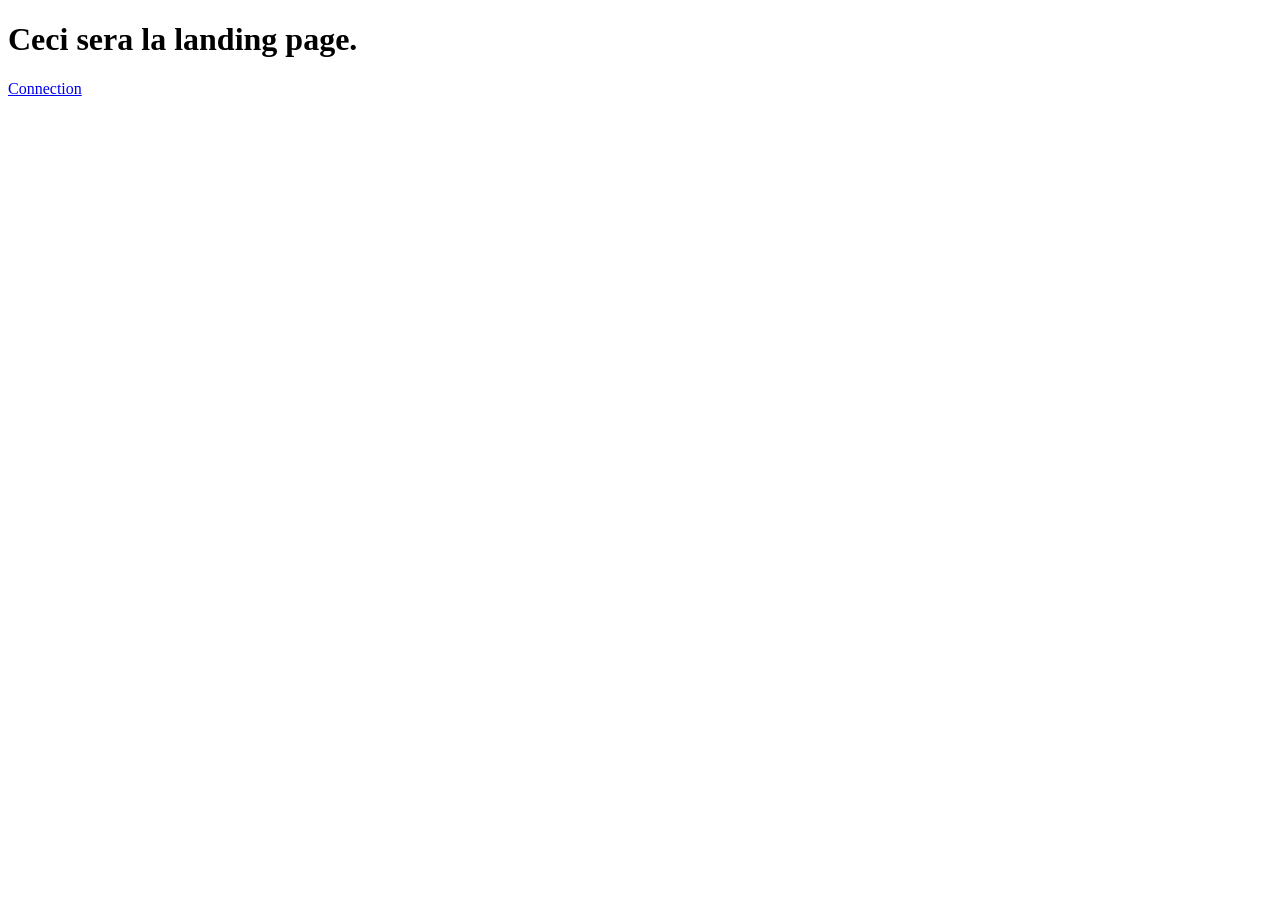
<file: frontend-gabin-samia/target/frontend-gabin-samia-1.0-SNAPSHOT/index.html>
<!DOCTYPE html>
<html>
    <head>
        <title>Start Page</title>
        <meta http-equiv="Content-Type" content="text/html; charset=UTF-8">
    </head>
    <body>
        <h1>Ceci sera la landing page.</h1>
        <a href="./connection.html">Connection</a>
    </body>
</html>
</file>
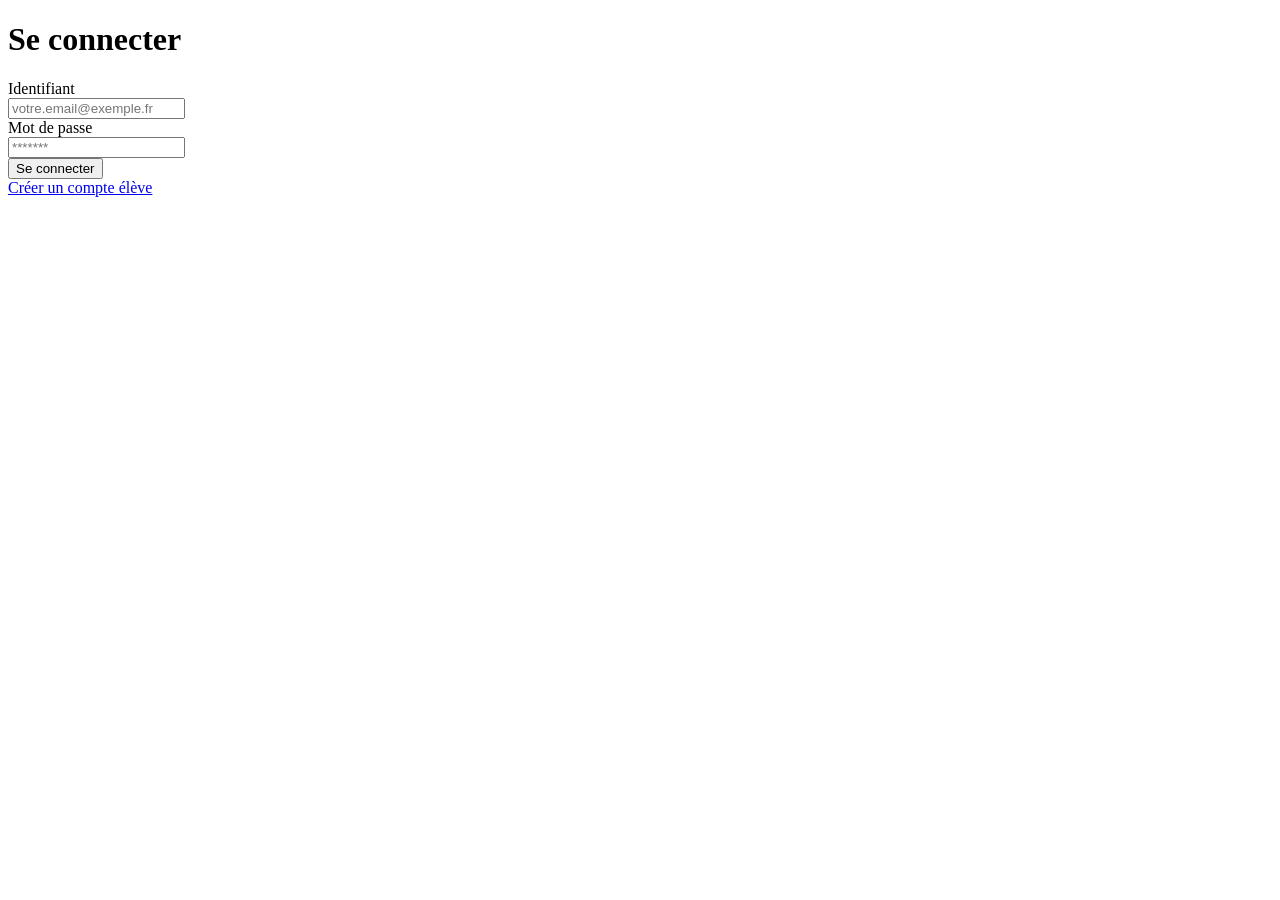
<file: frontend-gabin-samia/target/frontend-gabin-samia-1.0-SNAPSHOT/connexion.html>
<!DOCTYPE html>
<html>
    <head>
        <title>Se connecter</title>
        <meta charset="UTF-8">
        <meta name="viewport" content="width=device-width, initial-scale=1.0">
    </head>
    <body>
        <h1>Se connecter</h1>
        
        <label>Identifiant</label><br/>
        <input id="input-identifiant" placeholder="votre.email@exemple.fr"/><br/>
        
        <label>Mot de passe</label><br/>
        <input type="password" id="input-motdepasse" placeholder="*******"/>
        
        <br/>
        
        <button id="button-seconnecter">Se connecter</button>        
        <br/>
        <a href="./inscription.html">Créer un compte élève</a>

        <script>
            function initPage() {
                document.getElementById("button-seconnecter").addEventListener("click", onButtonClicked);
            };
            
            async function onButtonClicked() {
                let url = './ActionServlet?todo=authentifier'; 
                
                const identifiant = document.getElementById("input-identifiant").value;
                const motdepasse = document.getElementById("input-motdepasse").value;
                
                const params = {
                    identifiant,
                    motdepasse
                };
                
                let jsonResponse = await fetch(url, 
                { 
                    method: 'POST',
                    body: new URLSearchParams(params)
                })
                        .then(
                            function(httpResponse) {
                                return httpResponse.json();
                            }
                        )
                        .catch(
                            function(error) {
                                console.log(error);
                                return null;
                            }
                        );
                console.log(jsonResponse);
                if (jsonResponse) {
                    if (jsonResponse["type"] === "intervenant") {
                        document.location.href = "./dashboard-intervenants.html";
                    } else if (jsonResponse["type"] === "eleve")
                    {
                        document.location.href = "./nouvelle-demande.html";
                    }
                    else 
                    {
                        alert("Identifiant et/ou mot de passe incorrect.");
                    }
                }
            }
            window.onload = initPage;
        </script>
    </body>
</html>
</file>
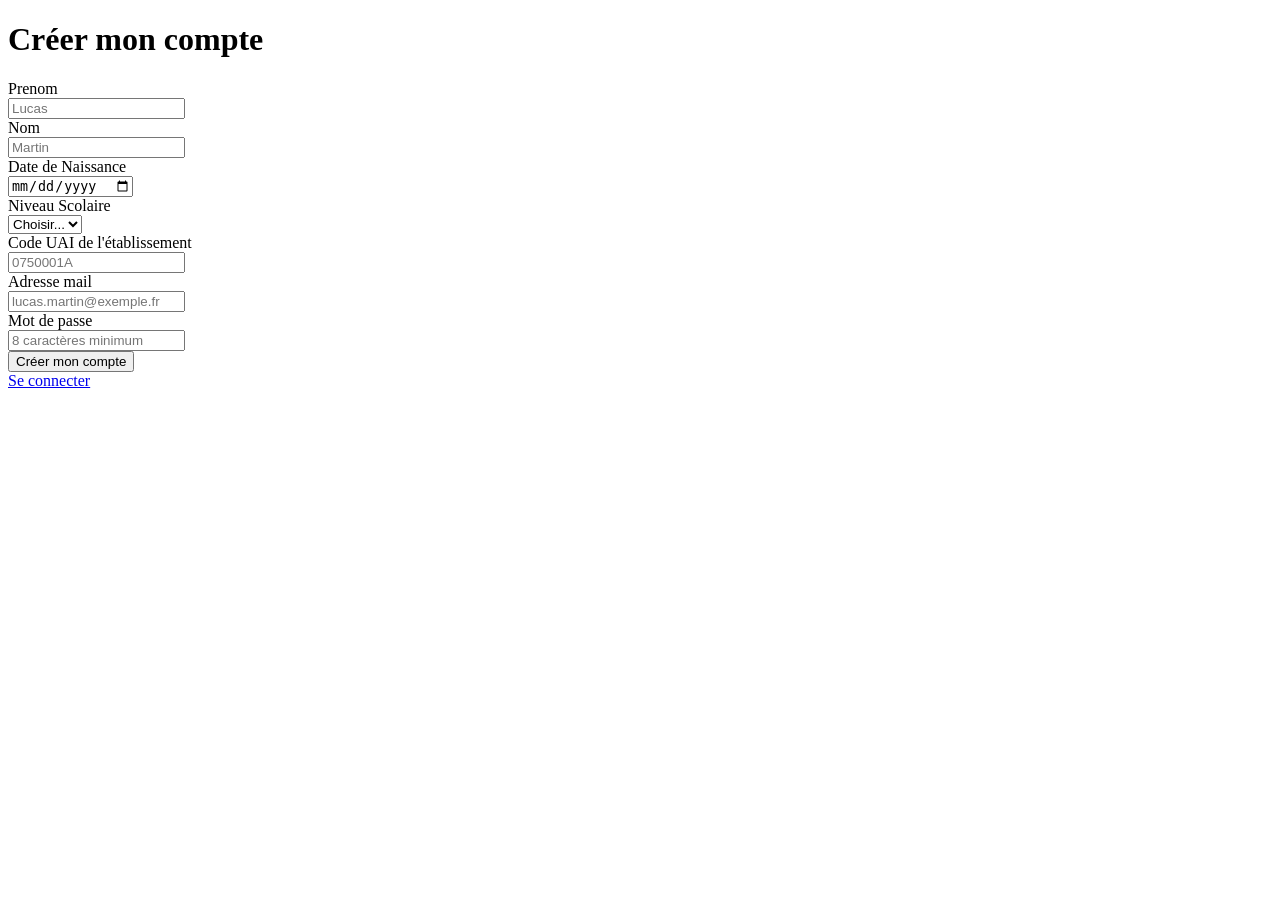
<file: frontend-gabin-samia/target/frontend-gabin-samia-1.0-SNAPSHOT/inscription.html>
<!DOCTYPE html>
<html>
    <head>
        <title>Créer mon compte</title>
        <meta charset="UTF-8">
        <meta name="viewport" content="width=device-width, initial-scale=1.0">
    </head>
    <body>
        <h1>Créer mon compte</h1>
        
        <label>Prenom</label><br/>
        <input id="input-prenom" placeholder="Lucas"/><br/>
        
        <label>Nom</label><br/>
        <input id="input-nom" placeholder="Martin"/><br/>
        
        <label>Date de Naissance</label><br/>
        <input type= "date" id="input-datedenaissance"/><br/>
        
        <label>Niveau Scolaire</label><br/>
        <select id = "select-niveau">
            <option value ="">Choisir...</option>
            <option value ="6">6ème</option>
            <option value ="5">5ème</option>
            <option value ="4">4ème</option>
            <option value ="3">3ème</option>
        </select><br/>
        
        <label>Code UAI de l'établissement</label><br/>
        <input id="input-uai" placeholder="0750001A"/><br/>
        
        <label>Adresse mail</label><br/>
        <input id="input-email" placeholder="lucas.martin@exemple.fr"/><br/>
        
        <label>Mot de passe</label><br/>
        <input type="password" id="input-motdepasse" placeholder="8 caractères minimum"/>
        
        <br/>
        
        <button id="button-creermoncompte">Créer mon compte</button>        
        <br/>
        <a href="./connexion.html">Se connecter</a>

        <script>
            function initPage() {
                document.getElementById("button-creermoncompte").addEventListener("click", onButtonClicked);
            };
            
            async function onButtonClicked() {
                
                // INSCRIPTION
                
                let url = './ActionServlet?todo=inscrire-eleve'; 
                
                const prenom = document.getElementById("input-prenom").value;
                const nom = document.getElementById("input-nom").value;
                const datedenaissance = document.getElementById("input-datedenaissance").value;
                const niveauscolaire = document.getElementById("select-niveau").value;
                const uai = document.getElementById("input-uai").value;
                const email = document.getElementById("input-email").value;
                const motdepasse = document.getElementById("input-motdepasse").value;
                
               
                const params = {
                    prenom,
                    nom,
                    datedenaissance,
                    niveauscolaire,
                    uai,
                    email,
                    motdepasse
                };
                
                let jsonResponse = await fetch(url, 
                { 
                    method: 'POST',
                    body: new URLSearchParams(params)
                })
                        .then(
                            function(httpResponse) {
                                return httpResponse.json();
                            }
                        )
                        .catch(
                            function(error) {
                                console.log(error);
                                return null;
                            }
                        );
                console.log("Réponse de l'inscription : " + jsonResponse);
                if (jsonResponse && jsonResponse["success"]) {
                    // CONNECTION/AUTHENTIFICATION
                    
                    let url = './ActionServlet?todo=authentifier'; 
                    const params = {
                        identifiant: email,
                        motdepasse
                    };
                    let jsonResponse = await fetch(url, 
                    { 
                        method: 'POST',
                        body: new URLSearchParams(params)
                    })
                    .then(
                        function(httpResponse) {
                            return httpResponse.json();
                        }
                    )
                    .catch(
                        function(error) {
                            console.log(error);
                            return null;
                        }
                    );
                    console.log("Réponse de l'authentification : " + jsonResponse);
                    
                    if (jsonResponse && jsonResponse["type"] === "eleve")
                    {
                        // On a bien connecté l'élève qui vient de s'inscrire
                        document.location.href = "./nouvelle-demande.html";
                    }
                    else 
                    {
                        alert("Il y a eu un problème");
                    }
                }
                else 
                {
                    alert("Il y a eu un problème");
                }
            }
            window.onload = initPage;
        </script>
    </body>
</html>
</file>
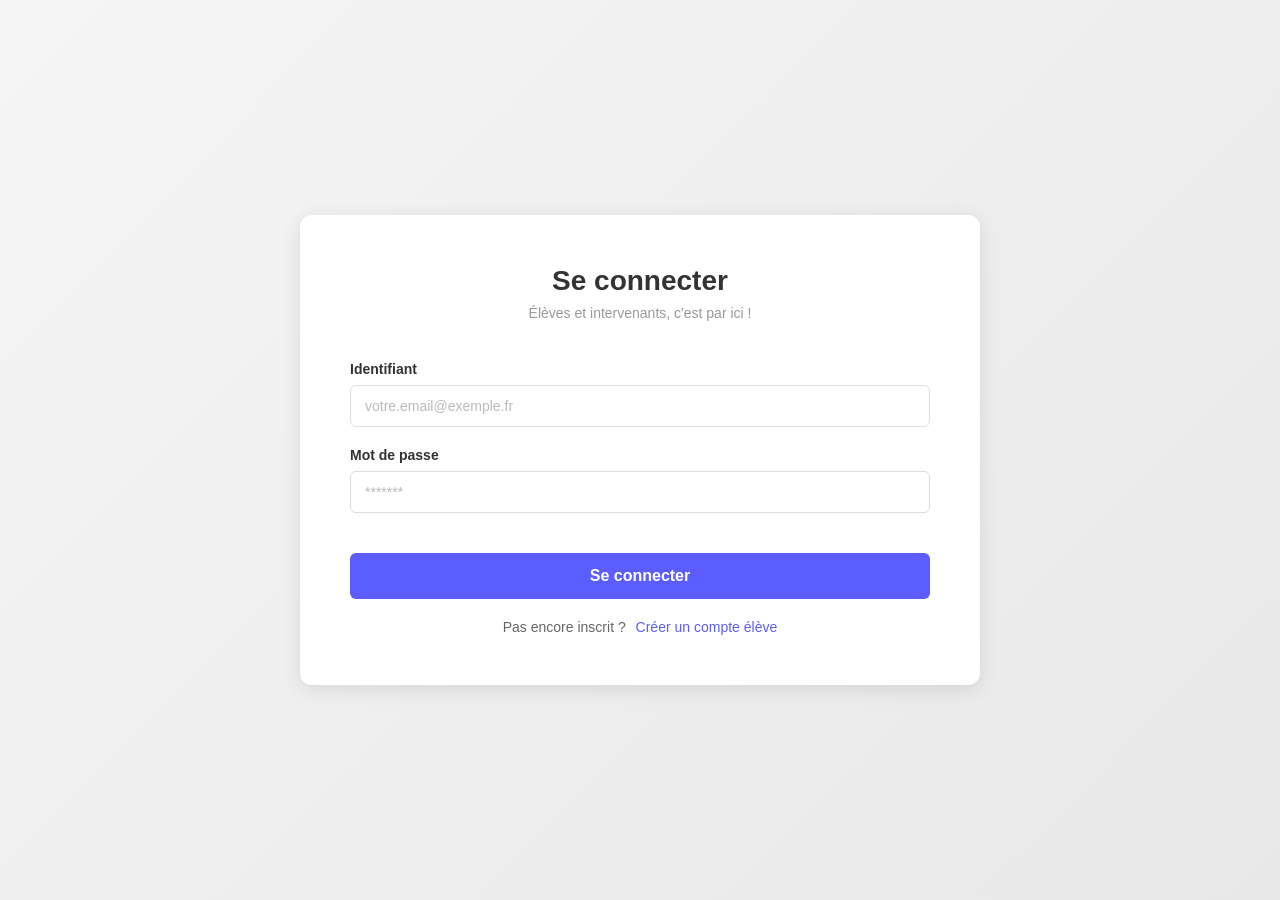
<file: frontend-gabin-samia/src/main/webapp/connexion.html>
<!DOCTYPE html>
<html>
    <head>
        <title>Se connecter</title>
        <meta charset="UTF-8">
        <meta name="viewport" content="width=device-width, initial-scale=1.0">
        <link rel="stylesheet" href="styles.css">
    </head>
    <body>
        <div class="container surface">
            <div class="form-header">
                <h1>Se connecter</h1>
                <p>Élèves et intervenants, c'est par ici !</p>
            </div>

            <div class="form-group">
                <label>Identifiant</label>
                <input id="input-identifiant" placeholder="votre.email@exemple.fr"/>
            </div>
            
            <div class="form-group">
                <label>Mot de passe</label>
                <input type="password" id="input-motdepasse" placeholder="*******"/>
            </div>

            <button id="button-seconnecter">Se connecter</button>

            <div class="form-footer">
                Pas encore inscrit ? <a href="./inscription.html">Créer un compte élève</a>
            </div>
        </div>

        <script>
            function initPage() {
                document.getElementById("button-seconnecter").addEventListener("click", onButtonClicked);
            };
            
            async function onButtonClicked() {
                let url = './ActionServlet?todo=authentifier'; 
                
                const identifiant = document.getElementById("input-identifiant").value;
                const motdepasse = document.getElementById("input-motdepasse").value;
                
                const params = {
                    identifiant,
                    motdepasse
                };
                
                let jsonResponse = await fetch(url, 
                { 
                    method: 'POST',
                    body: new URLSearchParams(params)
                })
                        .then(
                            function(httpResponse) {
                                return httpResponse.json();
                            }
                        )
                        .catch(
                            function(error) {
                                console.log(error);
                                return null;
                            }
                        );
                console.log(jsonResponse);
                if (jsonResponse) {
                    if (jsonResponse["type"] === "intervenant") {
                        document.location.href = "./dashboard-intervenants.html";
                    } else if (jsonResponse["type"] === "eleve")
                    {
                        document.location.href = "./nouvelle-demande.html";
                    }
                    else 
                    {
                        alert("Identifiant et/ou mot de passe incorrect.");
                    }
                }
            }
            window.onload = initPage;
        </script>
    </body>
</html>
</file>
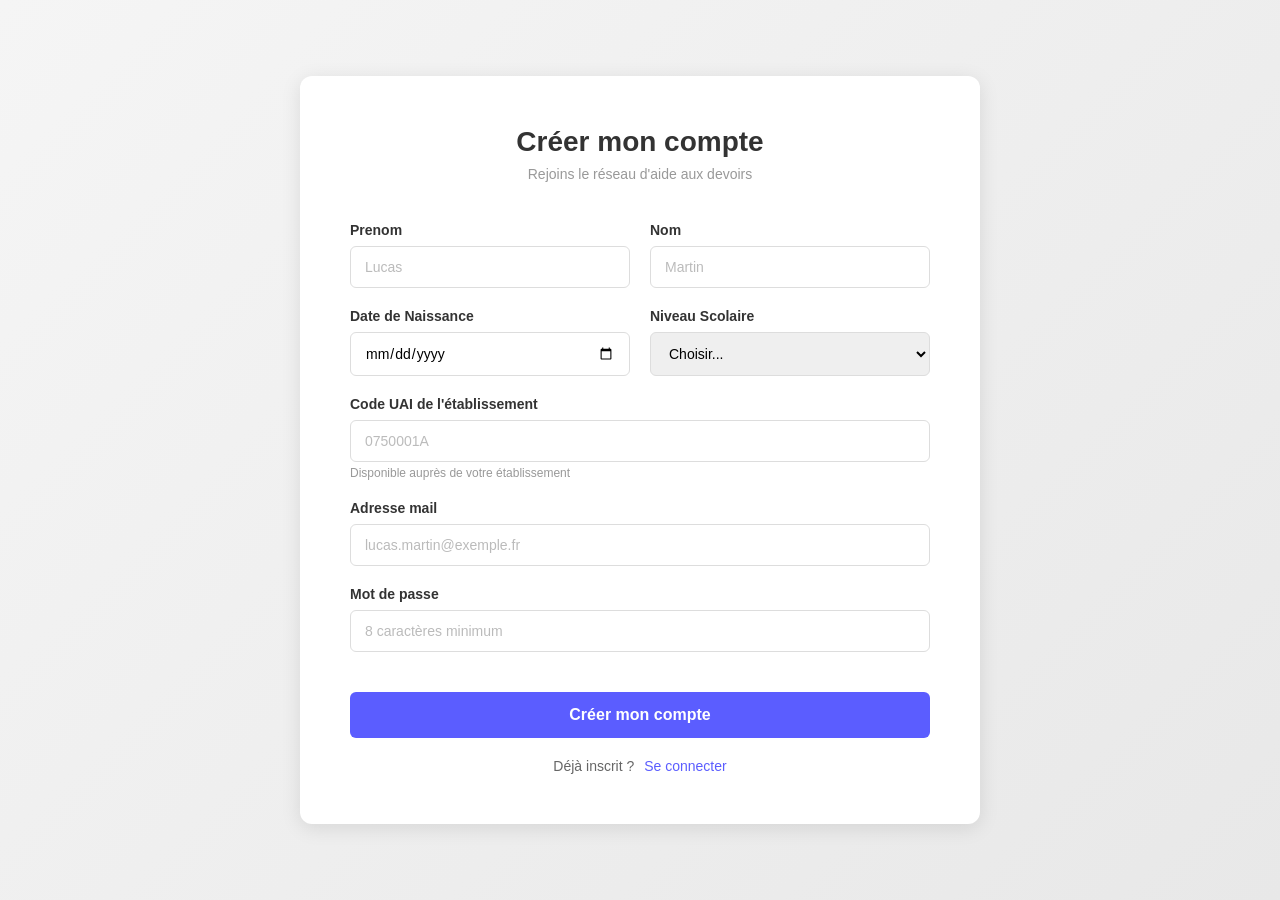
<file: frontend-gabin-samia/src/main/webapp/inscription.html>
<!DOCTYPE html>
<html>
    <head>
        <title>Créer mon compte</title>
        <meta charset="UTF-8">
        <meta name="viewport" content="width=device-width, initial-scale=1.0">
        <link rel="stylesheet" href="styles.css">
    </head>
    <body>
        <div class="container surface">
            <div class="form-header">
                <h1>Créer mon compte</h1>
                <p>Rejoins le réseau d'aide aux devoirs</p>
            </div>

            <div class="form-row">
                <div class="form-group">
                    <label>Prenom</label>
                    <input id="input-prenom" placeholder="Lucas"/>
                </div>
                <div class="form-group">
                    <label>Nom</label>
                    <input id="input-nom" placeholder="Martin"/>
                </div>
            </div>

            <div class="form-row">
                <div class="form-group">
                    <label>Date de Naissance</label>
                    <input type="date" id="input-datedenaissance"/>
                </div>
                <div class="form-group">
                    <label>Niveau Scolaire</label>
                    <select id="select-niveau">
                        <option value="">Choisir...</option>
                        <option value="6">6ème</option>
                        <option value="5">5ème</option>
                        <option value="4">4ème</option>
                        <option value="3">3ème</option>
                    </select>
                </div>
            </div>

            <div class="form-group">
                <label>Code UAI de l'établissement</label>
                <input id="input-uai" placeholder="0750001A"/>
                <div class="form-hint">Disponible auprès de votre établissement</div>
            </div>

            <div class="form-group">
                <label>Adresse mail</label>
                <input id="input-email" placeholder="lucas.martin@exemple.fr"/>
            </div>

            <div class="form-group">
                <label>Mot de passe</label>
                <input type="password" id="input-motdepasse" placeholder="8 caractères minimum"/>
            </div>

            <button id="button-creermoncompte">Créer mon compte</button>

            <div class="form-footer">
                Déjà inscrit ? <a href="./connexion.html">Se connecter</a>
            </div>
        </div>

        <script>
            function initPage() {
                document.getElementById("button-creermoncompte").addEventListener("click", onButtonClicked);
            };
            
            async function onButtonClicked() {
                
                // INSCRIPTION
                
                let url = './ActionServlet?todo=inscrire-eleve'; 
                
                const prenom = document.getElementById("input-prenom").value;
                const nom = document.getElementById("input-nom").value;
                const datedenaissance = document.getElementById("input-datedenaissance").value;
                const niveauscolaire = document.getElementById("select-niveau").value;
                const uai = document.getElementById("input-uai").value;
                const email = document.getElementById("input-email").value;
                const motdepasse = document.getElementById("input-motdepasse").value;
                
               
                const params = {
                    prenom,
                    nom,
                    datedenaissance,
                    niveauscolaire,
                    uai,
                    email,
                    motdepasse
                };
                
                let jsonResponse = await fetch(url, 
                { 
                    method: 'POST',
                    body: new URLSearchParams(params)
                })
                        .then(
                            function(httpResponse) {
                                return httpResponse.json();
                            }
                        )
                        .catch(
                            function(error) {
                                console.log(error);
                                return null;
                            }
                        );
                console.log("Réponse de l'inscription : " + jsonResponse);
                if (jsonResponse && jsonResponse["success"]) {
                    // CONNECTION/AUTHENTIFICATION
                    
                    let url = './ActionServlet?todo=authentifier'; 
                    const params = {
                        identifiant: email,
                        motdepasse
                    };
                    let jsonResponse = await fetch(url, 
                    { 
                        method: 'POST',
                        body: new URLSearchParams(params)
                    })
                    .then(
                        function(httpResponse) {
                            return httpResponse.json();
                        }
                    )
                    .catch(
                        function(error) {
                            console.log(error);
                            return null;
                        }
                    );
                    console.log("Réponse de l'authentification : " + jsonResponse);
                    
                    if (jsonResponse && jsonResponse["type"] === "eleve")
                    {
                        // On a bien connecté l'élève qui vient de s'inscrire
                        document.location.href = "./nouvelle-demande.html";
                    }
                    else 
                    {
                        alert("Il y a eu un problème");
                    }
                }
                else 
                {
                    alert("Il y a eu un problème");
                }
            }
            window.onload = initPage;
        </script>
    </body>
</html>
</file>
<file: frontend-gabin-samia/src/main/webapp/styles.css>
* {
    margin: 0;
    padding: 0;
    box-sizing: border-box;
}

body {
    background: linear-gradient(135deg, #f5f5f5 0%, #e8e8e8 100%);
    font-family: -apple-system, BlinkMacSystemFont, 'Segoe UI', Arial, sans-serif;
    padding: 40px 20px;
    min-height: 100vh;
    display: flex;
    justify-content: center;
    align-items: center;
}

.container {
    box-shadow: 0 4px 20px rgba(0, 0, 0, 0.1);
    max-width: 680px;
    width: 100%;
    padding: 50px;
}

.surface {
    background: white;
    border-radius: 12px;
}

.surface-border {
    border: 1px solid #e0e0e0;
}

.shadow-sm {
    box-shadow: 0 2px 8px rgba(0, 0, 0, 0.05);
}

.bg-soft {
    background: #f9f9f9;
}

.bg-muted {
    background: #f5f5f5;
}

.form-header {
    text-align: center;
    margin-bottom: 40px;
}

.form-header h1 {
    font-size: 28px;
    color: #333;
    margin-bottom: 8px;
}

.form-header p {
    color: #999;
    font-size: 14px;
}

.form-row {
    display: grid;
    grid-template-columns: 1fr 1fr;
    gap: 20px;
    margin-bottom: 20px;
}

.form-group {
    margin-bottom: 20px;
}

.form-row .form-group {
    margin-bottom: 0;
}

label {
    display: block;
    font-weight: 600;
    color: #333;
    margin-bottom: 8px;
    font-size: 14px;
}

input, select {
    width: 100%;
    padding: 12px 14px;
    border: 1px solid #ddd;
    border-radius: 6px;
    font-size: 14px;
    font-family: inherit;
    transition: border-color 0.2s;
}

input::placeholder {
    color: #bbb;
}

input:focus, select:focus {
    outline: none;
    border-color: #5b5dff;
}

.form-hint {
    font-size: 12px;
    color: #999;
    margin-top: 4px;
}

button {
    width: 100%;
    padding: 14px;
    background: #5b5dff;
    color: white;
    border: none;
    border-radius: 6px;
    font-size: 16px;
    font-weight: 600;
    cursor: pointer;
    margin-top: 20px;
}

button:hover {
    background: #4b4ddb;
}

.form-footer {
    text-align: center;
    margin-top: 20px;
    font-size: 14px;
    color: #666;
}

.form-footer a {
    color: #5b5dff;
    text-decoration: none;
    margin-left: 6px;
}

.form-footer a:hover {
    text-decoration: underline;
}

@media (max-width: 600px) {
    .form-row {
        grid-template-columns: 1fr;
        gap: 0;
    }

    .container {
        padding: 30px 20px;
    }
}

/* Sidebar Layout */
body.sidebar-body {
    background: #f5f5f5;
    padding: 0;
    display: flex;
    align-items: stretch;
}

.sidebar-layout {
    display: flex;
    min-height: 100vh;
    width: 100%;
}

.sidebar {
    width: 255px;
    background: white;
    border-right: 1px solid #e0e0e0;
    padding: 20px;
    display: flex;
    flex-direction: column;
    position: fixed;
    height: 100vh;
    overflow-y: auto;
    left: 0;
    top: 0;
    z-index: 100;
}

.sidebar-logo {
    display: flex;
    align-items: center;
    gap: 10px;
    margin-bottom: 30px;
    padding-bottom: 20px;
    border-bottom: 1px solid #f0f0f0;
}

.sidebar-logo-icon {
    font-size: 24px;
}

.sidebar-logo-text {
    font-size: 14px;
    font-weight: 600;
    color: #333;
}

.sidebar-logo-subtitle {
    font-size: 11px;
    color: #999;
    display: block;
}

.sidebar-menu {
    list-style: none;
    flex: 1;
}

.sidebar-menu-item {
    margin-bottom: 8px;
}

.sidebar-menu-link {
    display: flex;
    align-items: center;
    gap: 12px;
    padding: 12px 15px;
    border-radius: 8px;
    text-decoration: none;
    font-size: 14px;
    color: #666;
    transition: all 0.2s;
}

.sidebar-menu-link:hover {
    background: #f5f5f5;
    color: #333;
}

.sidebar-menu-link.active {
    background: #e8eaff;
    color: #5b5dff;
    font-weight: 600;
}

.sidebar-menu-icon {
    font-size: 18px;
}

.sidebar-footer {
    border-top: 1px solid #f0f0f0;
    padding-top: 15px;
}

.sidebar-user {
    padding: 12px 15px;
    border-radius: 8px;
    margin-bottom: 10px;
}

.sidebar-user-icon {
    font-size: 18px;
    margin-right: 8px;
}

.sidebar-user-name {
    font-weight: 600;
    color: #333;
    font-size: 13px;
    display: flex;
    align-items: center;
    gap: 8px;
}

.sidebar-user-grade {
    font-size: 12px;
    color: #999;
    margin-left: 26px;
}

.sidebar-logout {
    display: flex;
    align-items: center;
    gap: 8px;
    padding: 12px 15px;
    color: #999;
    font-size: 13px;
    text-decoration: none;
    transition: color 0.2s;
}

.sidebar-logout:hover {
    color: #666;
}

/* Intervenant Sidebar Variant */
.sidebar.intervenant {
    background: white;
}

.sidebar.intervenant .sidebar-menu-link.active {
    background: #ffe8e8;
    color: #ff6b4a;
}

.sidebar.intervenant .sidebar-logo-icon,
.sidebar.intervenant .sidebar-menu-icon,
.sidebar.intervenant .sidebar-user-icon {
    color: #ff6b4a;
}

.main-content {
    margin-left: 255px;
    flex: 1;
    padding: 40px;
}

/* Material Cards Grid */
.material-grid {
    display: grid;
    grid-template-columns: repeat(3, 1fr);
    gap: 15px;
    margin-bottom: 30px;
}

.material-card {
    background: white;
    border: 2px solid #e0e0e0;
    border-radius: 12px;
    padding: 25px;
    text-align: center;
    cursor: pointer;
    transition: all 0.2s;
}

.material-card:hover {
    border-color: #5b5dff;
    box-shadow: 0 2px 8px rgba(91, 93, 255, 0.1);
}

.material-card.active {
    background: #e8eaff;
    border-color: #5b5dff;
}

.material-card-icon {
    font-size: 32px;
    margin-bottom: 12px;
}

.material-card-name {
    font-size: 15px;
    font-weight: 600;
    color: #333;
}

/* Theme List */
.theme-section-label {
    font-size: 13px;
    color: #5b5dff;
    font-weight: 600;
    margin-bottom: 15px;
}

.theme-list {
    display: flex;
    flex-direction: column;
    gap: 10px;
    margin-bottom: 30px;
}

.theme-item {
    background: white;
    border: 2px solid #e0e0e0;
    border-radius: 8px;
    padding: 15px;
    cursor: pointer;
    transition: all 0.2s;
    display: flex;
    align-items: center;
    justify-content: space-between;
    font-size: 14px;
    color: #333;
}

.theme-item:hover {
    border-color: #5b5dff;
    background: #f9f9ff;
}

.theme-item.active {
    background: #e8eaff;
    border-color: #5b5dff;
}

.theme-item input {
    cursor: pointer;
    display: none;
}

.theme-item::after {
    content: '';
    width: 20px;
    height: 20px;
    border: 2px solid #5b5dff;
    border-radius: 50%;
    display: none;
}

.theme-item.active::after {
    display: block;
    background: #5b5dff;
}

/* Textarea */
textarea {
    width: 100%;
    padding: 15px;
    border: 2px solid #e0e0e0;
    border-radius: 8px;
    font-size: 14px;
    font-family: inherit;
    resize: vertical;
    transition: border-color 0.2s;
    min-height: 200px;
}

textarea::placeholder {
    color: #bbb;
}

textarea:focus {
    outline: none;
    border-color: #5b5dff;
}

.textarea-counter {
    text-align: right;
    font-size: 12px;
    color: #999;
    margin-top: 5px;
    margin-bottom: 20px;
}

/* Button Variants */
button.primary {
    background: #5b5dff;
    color: white;
}

button.primary:hover {
    background: #4b4ddb;
}

button.secondary {
    background: white;
    color: #666;
    border: 1px solid #ddd;
}

button.secondary:hover {
    background: #f9f9f9;
}

.button-group {
    display: flex;
    gap: 10px;
    justify-content: flex-end;
    margin-top: 20px;
}

/* Status Messages */
.status-message {
    text-align: center;
    padding: 60px 40px;
    display: none;
}

.status-message.show {
    display: block;
}

.status-icon {
    width: 80px;
    height: 80px;
    border-radius: 50%;
    display: flex;
    align-items: center;
    justify-content: center;
    margin: 0 auto 30px;
    font-size: 40px;
}

.status-icon.success,
.status-icon.in-progress {
    background: #e8f5e9;
    color: #4caf50;
}

.status-icon.warning {
    background: #fff3e0;
    color: #ff9800;
}

.status-title {
    font-size: 28px;
    font-weight: 600;
    color: #333;
    margin-bottom: 15px;
}

.status-description {
    color: #999;
    font-size: 14px;
    line-height: 1.6;
    margin-bottom: 40px;
}

/* Intervenant Card */
.intervenant-card {
    border-radius: 12px;
    padding: 30px;
    margin-bottom: 30px;
}

.intervenant-header {
    display: flex;
    align-items: center;
    gap: 15px;
    margin-bottom: 30px;
}

.intervenant-avatar {
    width: 50px;
    height: 50px;
    border-radius: 50%;
    background: #e8eaff;
    display: flex;
    align-items: center;
    justify-content: center;
    font-size: 24px;
    color: #5b5dff;
}

.intervenant-info h3 {
    font-size: 16px;
    color: #333;
    margin-bottom: 4px;
}

.intervenant-info p {
    font-size: 13px;
    color: #999;
}

.eleve-meta {
    display: flex;
    align-items: center;
    gap: 12px;
    font-size: 13px;
    color: #999;
}

.eleve-profile-link {
    background: none;
    border: none;
    color: #5b5dff;
    font-size: 13px;
    font-weight: 600;
    cursor: pointer;
    padding: 0;
}

.eleve-profile-link:hover {
    text-decoration: underline;
}

.profile-view {
    text-align: left;
}

.profile-back {
    display: inline-flex;
    align-items: center;
    gap: 6px;
    background: none;
    border: none;
    color: #666;
    font-size: 14px;
    font-weight: 600;
    cursor: pointer;
    padding: 0;
    margin-bottom: 20px;
}

.profile-back:hover {
    color: #333;
}

.profile-summary {
    display: flex;
    align-items: center;
    gap: 16px;
    margin-bottom: 30px;
}

.profile-avatar {
    width: 64px;
    height: 64px;
    border-radius: 50%;
    background: #e8eaff;
    display: flex;
    align-items: center;
    justify-content: center;
    color: #5b5dff;
    font-size: 28px;
}

.profile-summary h2 {
    font-size: 22px;
    color: #333;
    margin-bottom: 6px;
}

.profile-meta {
    display: flex;
    gap: 10px;
    align-items: center;
    flex-wrap: wrap;
}

.profile-pill {
    background: #e8eaff;
    color: #5b5dff;
    padding: 4px 10px;
    border-radius: 999px;
    font-size: 12px;
    font-weight: 600;
}

.profile-subline {
    font-size: 13px;
    color: #999;
}

.profile-subline.is-hidden {
    display: none;
}

.profile-grid {
    display: grid;
    grid-template-columns: repeat(3, minmax(0, 1fr));
    gap: 16px;
}

.profile-card {
    padding: 16px;
}

.profile-label {
    font-size: 11px;
    text-transform: uppercase;
    color: #999;
    font-weight: 600;
    margin-bottom: 6px;
}

.profile-value {
    font-size: 14px;
    font-weight: 600;
    color: #333;
    word-break: break-word;
}

.intervenant-details {
    display: grid;
    grid-template-columns: 1fr 1fr;
    gap: 30px;
}

.detail-group {
    padding-bottom: 15px;
}

.detail-label {
    font-size: 12px;
    text-transform: uppercase;
    color: #999;
    font-weight: 600;
    margin-bottom: 6px;
}

.detail-value {
    font-size: 15px;
    color: #333;
    font-weight: 600;
}


button.btn-success {
    background: #ff6b4a;
}

button.btn-success:hover {
    background: #ff5535;
}

.form-description {
    color: #999;
    margin-bottom: 30px;
    font-size: 14px;
}

/* Soutien En Cours Variant */
.detail-group.demande {
    padding: 15px;
    border-radius: 8px;
    grid-column: 1 / -1;
}

.detail-group.demande .detail-label {
    text-transform: uppercase;
    font-size: 12px;
}

.detail-group.demande .detail-value {
    font-size: 14px;
    font-weight: normal;
    font-style: italic;
    color: #666;
    line-height: 1.6;
}

textarea.bilan {
    min-height: 150px;
    margin-bottom: 20px;
}

/* Lucide Icons */
[data-lucide] {
    width: 1em;
    height: 1em;
    stroke-width: 2;
    stroke-linecap: round;
    stroke-linejoin: round;
}

.sidebar-logo-icon [data-lucide],
.sidebar-menu-icon [data-lucide] {
    width: 20px;
    height: 20px;
}

.material-card-icon [data-lucide] {
    width: 32px;
    height: 32px;
}

.sidebar-user-icon [data-lucide],
.sidebar-logout [data-lucide] {
    width: 18px;
    height: 18px;
}

@media (max-width: 1000px) {
    .material-grid {
        grid-template-columns: repeat(2, 1fr);
    }

    .sidebar {
        width: 200px;
    }

    .profile-grid {
        grid-template-columns: repeat(2, minmax(0, 1fr));
    }

    .main-content {
        margin-left: 200px;
        padding: 30px;
    }
}

@media (max-width: 768px) {
    .sidebar-layout {
        flex-direction: column;
    }

    .sidebar {
        width: 100%;
        height: auto;
        position: static;
        border-right: none;
        border-bottom: 1px solid #e0e0e0;
        flex-direction: row;
        align-items: center;
        padding: 15px;
    }

    .sidebar-menu {
        display: flex;
        flex: 1;
        gap: 10px;
        margin: 0 20px;
    }

    .sidebar-footer {
        border-top: none;
        border-left: 1px solid #e0e0e0;
        padding-left: 20px;
    }

    .main-content {
        margin-left: 0;
        padding: 20px;
    }

    .profile-grid {
        grid-template-columns: 1fr;
    }

    .material-grid {
        grid-template-columns: 1fr;
    }

    .sidebar-logo {
        margin-bottom: 0;
        padding-bottom: 0;
        border-bottom: none;
    }

    .sidebar-menu-link {
        padding: 8px 12px;
        font-size: 12px;
    }
}

/* ===== TABLES ===== */
.page-header {
    margin-bottom: 40px;
}

.page-header h1 {
    font-size: 28px;
    color: #333;
    margin-bottom: 8px;
}

.page-header p {
    color: #999;
    font-size: 14px;
}

.section-title {
    font-size: 16px;
    font-weight: 600;
    color: #333;
    margin: 30px 0 20px 0;
}

/* ===== TABLE STYLES ===== */
.history-table {
    width: 100%;
    border-collapse: collapse;
    background: white;
}

.history-table thead {
    background: #f5f5f5;
    border-bottom: 2px solid #e0e0e0;
}

.history-table th {
    padding: 15px;
    text-align: left;
    font-size: 12px;
    font-weight: 600;
    color: #999;
    text-transform: uppercase;
    letter-spacing: 0.5px;
}

.history-table tbody tr {
    border-bottom: 1px solid #e0e0e0;
    transition: background 0.2s;
}

.history-table tbody tr:hover {
    background: #fafafa;
}

.history-table td {
    padding: 15px;
    font-size: 14px;
    color: #333;
    vertical-align: middle;
}

/* ===== EXPANDABLE ROW ===== */
.row-expandable {
    cursor: pointer;
    user-select: none;
}

.row-toggle-btn {
    background: none;
    border: none;
    cursor: pointer;
    padding: 8px;
    display: flex;
    align-items: center;
    justify-content: center;
    color: #999;
    transition: transform 0.2s, color 0.2s;
}

.row-toggle-btn:hover {
    color: #5b5dff;
}

.row-toggle-btn.expanded {
    transform: rotate(180deg);
    color: #5b5dff;
}

.expanded-row {
    display: none;
}

.expanded-row.active {
    display: table-row;
}

.expanded-content {
    padding: 20px;
}

.bilan-label {
    font-size: 11px;
    font-weight: 600;
    color: #999;
    text-transform: uppercase;
    letter-spacing: 0.5px;
    margin-bottom: 8px;
    display: flex;
    align-items: center;
    gap: 8px;
}

.bilan-text {
    font-size: 14px;
    color: #333;
    line-height: 1.6;
}

/* ===== STATUS BADGE ===== */
.status-badge {
    display: inline-block;
    padding: 6px 12px;
    border-radius: 6px;
    font-size: 12px;
    font-weight: 600;
    text-transform: capitalize;
}

.status-badge.finished {
    background: #d4edda;
    color: #155724;
}

.status-badge.ongoing {
    background: #d1ecf1;
    color: #0c5460;
}


/* ===== INTERVENANT TABLE SPECIFIC ===== */
.duration-column {
    color: #333;
}

/* ===== ELEVE TABLE SPECIFIC ===== */
.theme-column {
    color: #666;
    font-size: 13px;
}

/* ===== LANDING PAGE ===== */
body.landing-page {
    background: white;
    padding: 0;
    display: block;
}

.landing-header {
    border-bottom: 1px solid #e0e0e0;
    padding: 20px;
    position: sticky;
    top: 0;
    z-index: 50;
}

.header-container {
    max-width: 1200px;
    margin: 0 auto;
    display: flex;
    justify-content: space-between;
    align-items: center;
    padding: 0 20px;
}

.logo {
    font-size: 24px;
    font-weight: 700;
    color: #333;
    letter-spacing: -0.5px;
}

.logo-highlight {
    color: #5b5dff;
}

.header-button,
.cta-button {
    background: #5b5dff;
    color: white;
    border-radius: 8px;
    font-weight: 600;
    transition: background 0.2s;
}

.header-button {
    padding: 12px 24px;
    text-decoration: none;
    font-size: 14px;
}

.header-button:hover,
.cta-button:hover {
    background: #4b4ddb;
}

main {
    max-width: 1200px;
    margin: 0 auto;
}

.hero,
.roles,
.process {
    padding: 80px 40px;
}

.hero {
    background: linear-gradient(135deg, #f5f7ff 0%, #e8eaff 100%);
    text-align: center;
    border-radius: 0;
    width: 100vw;
    position: relative;
    left: 50%;
    right: 50%;
    margin-left: -50vw;
    margin-right: -50vw;
}

.hero-subtitle {
    color: #5b5dff;
    font-size: 13px;
    font-weight: 700;
    letter-spacing: 1px;
    text-transform: uppercase;
    margin-bottom: 20px;
}

.hero-title {
    font-size: 48px;
    font-weight: 700;
    color: #333;
    margin-bottom: 25px;
    line-height: 1.2;
}

.hero-title .highlight {
    color: #5b5dff;
}

.hero-description {
    font-size: 16px;
    color: #666;
    max-width: 700px;
    margin: 0 auto 50px;
    line-height: 1.6;
}

.stats,
.steps {
    display: flex;
    justify-content: center;
    flex-wrap: wrap;
}

.stats {
    gap: 20px;
}

.stat-card {
    background: rgba(255, 255, 255, 0.9);
    padding: 12px 24px;
    border-radius: 20px;
    border: 1px solid rgba(91, 93, 255, 0.2);
    text-align: center;
    display: flex;
    align-items: center;
    gap: 8px;
    box-shadow: 0 2px 8px rgba(91, 93, 255, 0.1);
}

.stat-number {
    font-size: 16px;
    font-weight: 700;
    color: #5b5dff;
}

.stat-label {
    font-size: 13px;
    color: #666;
    margin-top: 0;
}

.roles {
    display: grid;
    grid-template-columns: 1fr 1fr;
    gap: 40px;
}

.role-card {
    padding: 40px;
    text-align: center;
    transition: all 0.2s;
}

.role-card:hover {
    border-color: #5b5dff;
    box-shadow: 0 8px 24px rgba(91, 93, 255, 0.1);
}

.role-icon {
    font-size: 48px;
    margin-bottom: 20px;
}

.role-icon i,
.step-icon i {
    width: 48px;
    height: 48px;
    color: #5b5dff;
}

.role-card h2 {
    font-size: 24px;
    color: #333;
    margin-bottom: 15px;
}

.role-card p {
    font-size: 14px;
    color: #666;
    line-height: 1.6;
    margin-bottom: 25px;
}

.role-features {
    list-style: none;
    margin-bottom: 30px;
    text-align: left;
    padding: 20px;
    border-radius: 8px;
}

.role-features li {
    font-size: 14px;
    color: #333;
    margin-bottom: 8px;
    display: flex;
    align-items: center;
    gap: 10px;
}

.role-features li i {
    width: 18px;
    height: 18px;
    flex-shrink: 0;
    color: #4caf50;
}

.role-features li:last-child {
    margin-bottom: 0;
}

.cta-container {
    text-align: center;
    padding: 40px;
}

.cta-button {
    padding: 14px 48px;
    border: none;
    font-size: 16px;
    cursor: pointer;
    display: inline-block;
}

.process {
    text-align: center;
}

.process h2 {
    font-size: 36px;
    color: #333;
    margin-bottom: 15px;
}

.process-subtitle {
    font-size: 16px;
    color: #666;
    margin-bottom: 60px;
}

.steps {
    align-items: center;
    gap: 30px;
}

.step {
    flex: 0 1 280px;
    text-align: center;
}

.step-number {
    font-size: 48px;
    font-weight: 700;
    color: #e8eaff;
    margin-bottom: 15px;
}

.step-icon {
    font-size: 48px;
    margin-bottom: 20px;
}


.step-title {
    font-size: 18px;
    font-weight: 600;
    color: #333;
    margin-bottom: 12px;
}

.step p {
    font-size: 14px;
    color: #666;
    line-height: 1.6;
}

.step-arrow {
    font-size: 32px;
    color: #5b5dff;
    font-weight: 300;
    flex: 0 0 auto;
    margin: 0 -15px;
}

.landing-footer {
    background: #1a1f3a;
    color: white;
    padding: 60px 40px 30px;
}

.landing-header,
.cta-container,
.process {
    background: white;
}

.cta-container,
.process {
    text-align: center;
}

.footer-content {
    max-width: 1200px;
    margin: 0 auto;
    display: grid;
    grid-template-columns: 1fr 1fr;
    gap: 60px;
    margin-bottom: 40px;
}

.footer-section {
    display: flex;
    flex-direction: column;
}

.footer-section .logo {
    color: white;
    margin-bottom: 12px;
}

.footer-section p {
    font-size: 14px;
    color: #999;
}

.footer-section a {
    color: white;
    text-decoration: none;
    font-size: 14px;
    margin-bottom: 12px;
    transition: color 0.2s;
}

.footer-section a:hover {
    color: #5b5dff;
}

.footer-bottom {
    border-top: 1px solid #333;
    padding-top: 20px;
    text-align: center;
    font-size: 13px;
    color: #666;
}

@media (max-width: 768px) {
    .header-container {
        flex-direction: column;
        gap: 15px;
    }

    .hero,
    .roles,
    .process {
        padding: 50px 20px;
    }

    .hero-title {
        font-size: 32px;
    }

    .hero-description {
        font-size: 14px;
    }

    .stats {
        gap: 20px;
        flex-direction: column;
    }

    .roles {
        grid-template-columns: 1fr;
        gap: 30px;
    }

    .cta-container {
        padding: 30px 20px;
    }

    .process h2 {
        font-size: 28px;
    }

    .steps {
        gap: 15px;
    }

    .step {
        flex: 0 1 100%;
    }

    .step-arrow {
        display: none;
    }

    .footer-content {
        grid-template-columns: 1fr;
        gap: 30px;
    }
}
</file>
